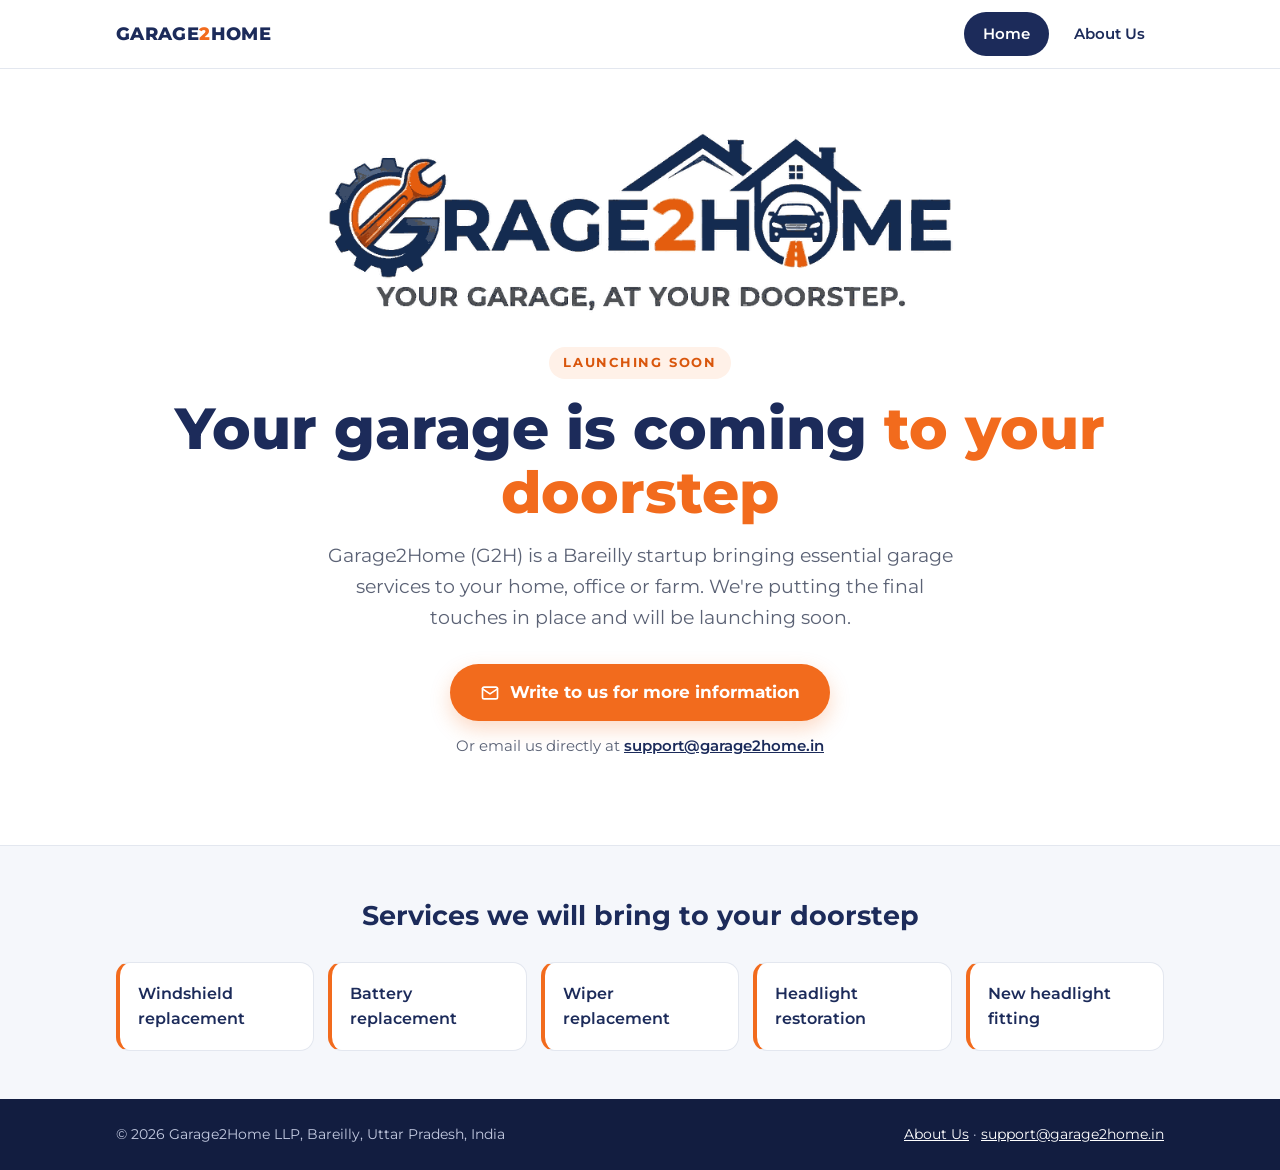
<file: index.html>
<!doctype html>
<html lang="en-IN">
<head>
  <meta charset="utf-8">
  <meta name="viewport" content="width=device-width, initial-scale=1">
  <title>Garage2Home (G2H) | Doorstep Garage Services in Bareilly – Launching Soon</title>
  <meta name="description" content="Garage2Home (G2H) brings the garage to your doorstep. Windshield, battery and wiper replacement and headlight restoration at your home, office or farm. Launching soon in Bareilly.">
  <link rel="canonical" href="https://garage2home.in/">
  <meta name="robots" content="index, follow, max-image-preview:large, max-snippet:-1">
  <meta name="theme-color" content="#1c2b5a">

  <meta property="og:type" content="website">
  <meta property="og:site_name" content="Garage2Home">
  <meta property="og:locale" content="en_IN">
  <meta property="og:title" content="Garage2Home – Your Garage, At Your Doorstep">
  <meta property="og:description" content="Doorstep garage services for vehicle owners. Launching soon in Bareilly.">
  <meta property="og:url" content="https://garage2home.in/">
  <meta property="og:image" content="https://garage2home.in/assets/logo.png">
  <meta property="og:image:width" content="800">
  <meta property="og:image:height" content="242">
  <meta property="og:image:alt" content="Garage2Home logo – Your garage, at your doorstep">
  <meta name="twitter:card" content="summary_large_image">
  <meta name="twitter:title" content="Garage2Home – Your Garage, At Your Doorstep">
  <meta name="twitter:description" content="Doorstep garage services for vehicle owners. Launching soon in Bareilly.">
  <meta name="twitter:image" content="https://garage2home.in/assets/logo.png">

  <link rel="icon" href="/favicon.ico" sizes="any">
  <link rel="icon" type="image/png" sizes="192x192" href="/assets/icon-192.png">
  <link rel="apple-touch-icon" href="/assets/apple-touch-icon.png">
  <link rel="manifest" href="/site.webmanifest">

  <link rel="preconnect" href="https://fonts.googleapis.com">
  <link rel="preconnect" href="https://fonts.gstatic.com" crossorigin>
  <link href="https://fonts.googleapis.com/css2?family=Montserrat:wght@400;600;700;800&display=swap" rel="stylesheet">
  <link rel="stylesheet" href="/assets/styles.css">

  <script type="application/ld+json">
  {
    "@context": "https://schema.org",
    "@graph": [
      {
        "@type": "Organization",
        "@id": "https://garage2home.in/#organization",
        "name": "Garage2Home",
        "alternateName": ["G2H", "Garage2Home LLP", "Garage 2 Home"],
        "url": "https://garage2home.in/",
        "logo": "https://garage2home.in/assets/logo.png",
        "slogan": "Your garage, at your doorstep.",
        "email": "support@garage2home.in",
        "contactPoint": {
          "@type": "ContactPoint",
          "contactType": "customer support",
          "email": "support@garage2home.in",
          "areaServed": "IN",
          "availableLanguage": ["English", "Hindi"]
        }
      },
      {
        "@type": "AutoRepair",
        "@id": "https://garage2home.in/#business",
        "name": "Garage2Home",
        "description": "Mobile doorstep garage services: windshield, battery and wiper replacement, headlight restoration and new headlight fitting at the customer's home, workplace or farm.",
        "url": "https://garage2home.in/",
        "image": "https://garage2home.in/assets/logo.png",
        "email": "support@garage2home.in",
        "parentOrganization": { "@id": "https://garage2home.in/#organization" },
        "address": {
          "@type": "PostalAddress",
          "addressLocality": "Bareilly",
          "addressRegion": "Uttar Pradesh",
          "addressCountry": "IN"
        },
        "areaServed": { "@type": "City", "name": "Bareilly" },
        "hasOfferCatalog": {
          "@type": "OfferCatalog",
          "name": "Doorstep garage services",
          "itemListElement": [
            { "@type": "Offer", "itemOffered": { "@type": "Service", "name": "Windshield replacement at home" } },
            { "@type": "Offer", "itemOffered": { "@type": "Service", "name": "Car battery replacement at home" } },
            { "@type": "Offer", "itemOffered": { "@type": "Service", "name": "Wiper blade replacement" } },
            { "@type": "Offer", "itemOffered": { "@type": "Service", "name": "Headlight restoration" } },
            { "@type": "Offer", "itemOffered": { "@type": "Service", "name": "New headlight fitting" } }
          ]
        }
      },
      {
        "@type": "WebSite",
        "@id": "https://garage2home.in/#website",
        "url": "https://garage2home.in/",
        "name": "Garage2Home",
        "inLanguage": "en-IN",
        "publisher": { "@id": "https://garage2home.in/#organization" }
      },
      {
        "@type": "WebPage",
        "@id": "https://garage2home.in/#webpage",
        "url": "https://garage2home.in/",
        "name": "Garage2Home – Doorstep Garage Services, Launching Soon",
        "isPartOf": { "@id": "https://garage2home.in/#website" },
        "about": { "@id": "https://garage2home.in/#organization" },
        "inLanguage": "en-IN"
      }
    ]
  }
  </script>
  <!-- Microsoft Clarity -->
  <script type="text/javascript">
    (function(c,l,a,r,i,t,y){
      c[a]=c[a]||function(){(c[a].q=c[a].q||[]).push(arguments)};
      t=l.createElement(r);t.async=1;t.src="https://www.clarity.ms/tag/"+i;
      y=l.getElementsByTagName(r)[0];y.parentNode.insertBefore(t,y);
    })(window, document, "clarity", "script", "zjoykc5fut");
  </script>
</head>
<body>
  <a class="skip-link" href="#main">Skip to content</a>

  <header class="site-header">
    <div class="header-inner">
      <a class="brand" href="/" aria-label="Garage2Home home">GARAGE<span>2</span>HOME</a>
      <nav aria-label="Main">
        <ul class="tabs">
          <li><a href="/" aria-current="page">Home</a></li>
          <li><a href="/about-us/">About Us</a></li>
        </ul>
      </nav>
    </div>
  </header>

  <main id="main">
    <section class="hero">
      <img class="hero-logo" src="/assets/logo.png" width="800" height="242"
           alt="Garage2Home logo – Your garage, at your doorstep" fetchpriority="high">
      <span class="eyebrow">Launching soon</span>
      <h1>Your garage is coming <span class="accent">to your doorstep</span></h1>
      <p class="lead">Garage2Home (G2H) is a Bareilly startup bringing essential garage services to your home, office or farm. We're putting the final touches in place and will be launching soon.</p>

      <a class="btn" href="mailto:support@garage2home.in?subject=Enquiry%20about%20Garage2Home%20services">
        <svg viewBox="0 0 24 24" fill="none" stroke="currentColor" stroke-width="2" stroke-linecap="round" stroke-linejoin="round" aria-hidden="true"><rect x="3" y="5" width="18" height="14" rx="2"/><path d="m3 7 9 6 9-6"/></svg>
        Write to us for more information
      </a>
      <p class="contact-note">Or email us directly at <a href="mailto:support@garage2home.in">support@garage2home.in</a></p>
    </section>

    <section class="services" aria-labelledby="services-heading">
      <div class="services-inner">
        <h2 id="services-heading">Services we will bring to your doorstep</h2>
        <ul class="service-list">
          <li>Windshield replacement</li>
          <li>Battery replacement</li>
          <li>Wiper replacement</li>
          <li>Headlight restoration</li>
          <li>New headlight fitting</li>
        </ul>
      </div>
    </section>
  </main>

  <footer class="site-footer">
    <div class="footer-inner">
      <span>&copy; <span id="yr">2026</span> Garage2Home LLP, Bareilly, Uttar Pradesh, India</span>
      <span><a href="/about-us/">About Us</a> · <a href="mailto:support@garage2home.in">support@garage2home.in</a></span>
    </div>
  </footer>
  <script>document.getElementById('yr').textContent = new Date().getFullYear();</script>
</body>
</html>
</file>
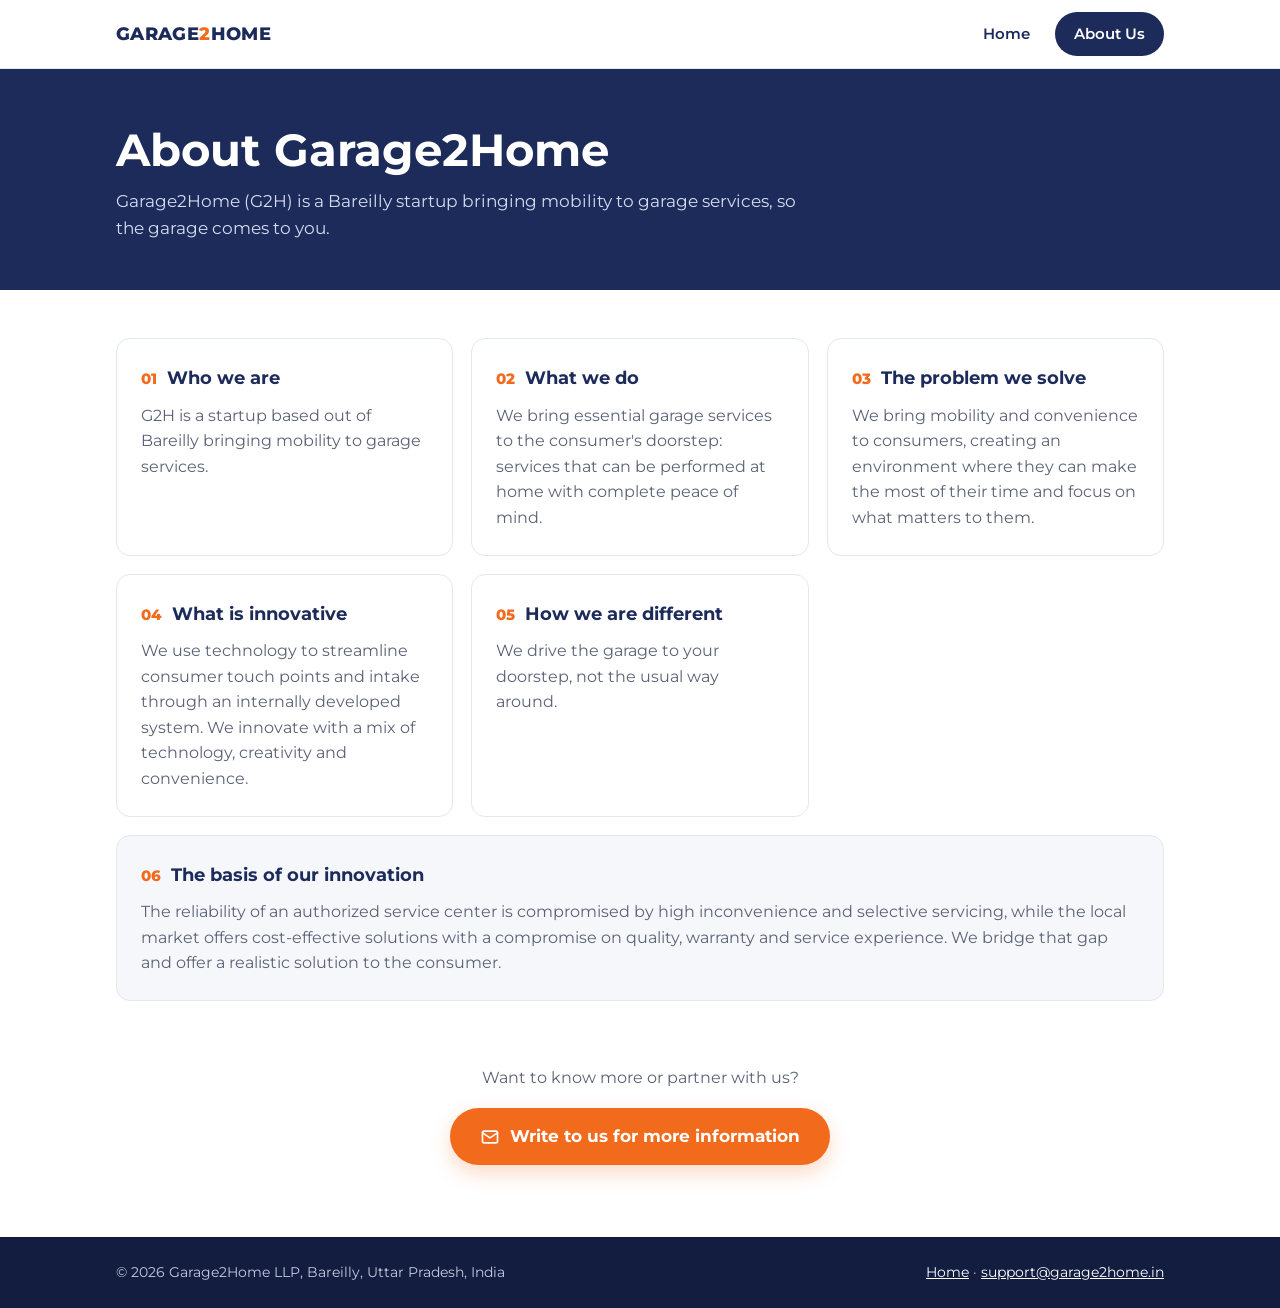
<file: about-us/index.html>
<!doctype html>
<html lang="en-IN">
<head>
  <meta charset="utf-8">
  <meta name="viewport" content="width=device-width, initial-scale=1">
  <title>About Us | Garage2Home (G2H) – Doorstep Garage Services, Bareilly</title>
  <meta name="description" content="Garage2Home (G2H) is a Bareilly startup bringing mobility to garage services. Learn who we are, what we do, the problem we solve and how we bring the garage to your doorstep.">
  <link rel="canonical" href="https://garage2home.in/about-us/">
  <meta name="robots" content="index, follow, max-image-preview:large, max-snippet:-1">
  <meta name="theme-color" content="#1c2b5a">

  <meta property="og:type" content="website">
  <meta property="og:site_name" content="Garage2Home">
  <meta property="og:locale" content="en_IN">
  <meta property="og:title" content="About Garage2Home – Bringing Mobility to Garage Services">
  <meta property="og:description" content="A Bareilly startup bringing essential garage services to your doorstep.">
  <meta property="og:url" content="https://garage2home.in/about-us/">
  <meta property="og:image" content="https://garage2home.in/assets/logo.png">
  <meta property="og:image:width" content="800">
  <meta property="og:image:height" content="242">
  <meta property="og:image:alt" content="Garage2Home logo – Your garage, at your doorstep">
  <meta name="twitter:card" content="summary_large_image">
  <meta name="twitter:title" content="About Garage2Home – Bringing Mobility to Garage Services">
  <meta name="twitter:description" content="A Bareilly startup bringing essential garage services to your doorstep.">
  <meta name="twitter:image" content="https://garage2home.in/assets/logo.png">

  <link rel="icon" href="/favicon.ico" sizes="any">
  <link rel="icon" type="image/png" sizes="192x192" href="/assets/icon-192.png">
  <link rel="apple-touch-icon" href="/assets/apple-touch-icon.png">
  <link rel="manifest" href="/site.webmanifest">

  <link rel="preconnect" href="https://fonts.googleapis.com">
  <link rel="preconnect" href="https://fonts.gstatic.com" crossorigin>
  <link href="https://fonts.googleapis.com/css2?family=Montserrat:wght@400;600;700;800&display=swap" rel="stylesheet">
  <link rel="stylesheet" href="/assets/styles.css">

  <script type="application/ld+json">
  {
    "@context": "https://schema.org",
    "@graph": [
      {
        "@type": "AboutPage",
        "@id": "https://garage2home.in/about-us/#webpage",
        "url": "https://garage2home.in/about-us/",
        "name": "About Garage2Home (G2H)",
        "inLanguage": "en-IN",
        "isPartOf": { "@id": "https://garage2home.in/#website" },
        "about": { "@id": "https://garage2home.in/#organization" },
        "breadcrumb": { "@id": "https://garage2home.in/about-us/#breadcrumb" }
      },
      {
        "@type": "BreadcrumbList",
        "@id": "https://garage2home.in/about-us/#breadcrumb",
        "itemListElement": [
          { "@type": "ListItem", "position": 1, "name": "Home", "item": "https://garage2home.in/" },
          { "@type": "ListItem", "position": 2, "name": "About Us", "item": "https://garage2home.in/about-us/" }
        ]
      },
      {
        "@type": "Organization",
        "@id": "https://garage2home.in/#organization",
        "name": "Garage2Home",
        "alternateName": ["G2H", "Garage2Home LLP", "Garage 2 Home"],
        "url": "https://garage2home.in/",
        "logo": "https://garage2home.in/assets/logo.png",
        "slogan": "Your garage, at your doorstep.",
        "email": "support@garage2home.in",
        "foundingLocation": { "@type": "Place", "name": "Bareilly, Uttar Pradesh, India" }
      },
      {
        "@type": "FAQPage",
        "@id": "https://garage2home.in/about-us/#faq",
        "mainEntity": [
          {
            "@type": "Question",
            "name": "Who is Garage2Home (G2H)?",
            "acceptedAnswer": { "@type": "Answer", "text": "G2H is a startup based out of Bareilly bringing mobility to garage services." }
          },
          {
            "@type": "Question",
            "name": "What does Garage2Home do?",
            "acceptedAnswer": { "@type": "Answer", "text": "We bring essential garage services to the consumer's doorstep: services that can be performed at home with complete peace of mind." }
          },
          {
            "@type": "Question",
            "name": "What problem does Garage2Home solve?",
            "acceptedAnswer": { "@type": "Answer", "text": "We bring mobility and convenience to consumers, creating an environment where they can make the most of their time and focus on what matters to them." }
          },
          {
            "@type": "Question",
            "name": "What is innovative about Garage2Home?",
            "acceptedAnswer": { "@type": "Answer", "text": "We use technology to streamline consumer touch points and intake through an internally developed system. We innovate with a mix of technology, creativity and convenience." }
          },
          {
            "@type": "Question",
            "name": "How is Garage2Home different from a regular garage?",
            "acceptedAnswer": { "@type": "Answer", "text": "We drive the garage to your doorstep, not the usual way around." }
          },
          {
            "@type": "Question",
            "name": "What is the basis of Garage2Home's innovation?",
            "acceptedAnswer": { "@type": "Answer", "text": "The reliability of an authorized service center is compromised by high inconvenience and selective servicing, while the local market offers cost-effective solutions with a compromise on quality, warranty and service experience. Garage2Home bridges that gap and offers a realistic solution to the consumer." }
          }
        ]
      }
    ]
  }
  </script>
  <!-- Microsoft Clarity -->
  <script type="text/javascript">
    (function(c,l,a,r,i,t,y){
      c[a]=c[a]||function(){(c[a].q=c[a].q||[]).push(arguments)};
      t=l.createElement(r);t.async=1;t.src="https://www.clarity.ms/tag/"+i;
      y=l.getElementsByTagName(r)[0];y.parentNode.insertBefore(t,y);
    })(window, document, "clarity", "script", "zjoykc5fut");
  </script>
</head>
<body>
  <a class="skip-link" href="#main">Skip to content</a>

  <header class="site-header">
    <div class="header-inner">
      <a class="brand" href="/" aria-label="Garage2Home home">GARAGE<span>2</span>HOME</a>
      <nav aria-label="Main">
        <ul class="tabs">
          <li><a href="/">Home</a></li>
          <li><a href="/about-us/" aria-current="page">About Us</a></li>
        </ul>
      </nav>
    </div>
  </header>

  <main id="main">
    <div class="page-head">
      <div class="page-head-inner">
        <h1>About Garage2Home</h1>
        <p>Garage2Home (G2H) is a Bareilly startup bringing mobility to garage services, so the garage comes to you.</p>
      </div>
    </div>

    <div class="about">
      <section aria-labelledby="who">
        <h2 id="who"><span class="num">01</span> Who we are</h2>
        <p>G2H is a startup based out of Bareilly bringing mobility to garage services.</p>
      </section>

      <section aria-labelledby="what">
        <h2 id="what"><span class="num">02</span> What we do</h2>
        <p>We bring essential garage services to the consumer's doorstep: services that can be performed at home with complete peace of mind.</p>
      </section>

      <section aria-labelledby="problem">
        <h2 id="problem"><span class="num">03</span> The problem we solve</h2>
        <p>We bring mobility and convenience to consumers, creating an environment where they can make the most of their time and focus on what matters to them.</p>
      </section>

      <section aria-labelledby="innovative">
        <h2 id="innovative"><span class="num">04</span> What is innovative</h2>
        <p>We use technology to streamline consumer touch points and intake through an internally developed system. We innovate with a mix of technology, creativity and convenience.</p>
      </section>

      <section aria-labelledby="different">
        <h2 id="different"><span class="num">05</span> How we are different</h2>
        <p>We drive the garage to your doorstep, not the usual way around.</p>
      </section>

      <section class="wide" aria-labelledby="basis">
        <h2 id="basis"><span class="num">06</span> The basis of our innovation</h2>
        <p>The reliability of an authorized service center is compromised by high inconvenience and selective servicing, while the local market offers cost-effective solutions with a compromise on quality, warranty and service experience. We bridge that gap and offer a realistic solution to the consumer.</p>
      </section>
    </div>

    <div class="cta-band">
      <p>Want to know more or partner with us?</p>
      <a class="btn" href="mailto:support@garage2home.in?subject=Enquiry%20about%20Garage2Home%20services">
        <svg viewBox="0 0 24 24" fill="none" stroke="currentColor" stroke-width="2" stroke-linecap="round" stroke-linejoin="round" aria-hidden="true"><rect x="3" y="5" width="18" height="14" rx="2"/><path d="m3 7 9 6 9-6"/></svg>
        Write to us for more information
      </a>
    </div>
  </main>

  <footer class="site-footer">
    <div class="footer-inner">
      <span>&copy; <span id="yr">2026</span> Garage2Home LLP, Bareilly, Uttar Pradesh, India</span>
      <span><a href="/">Home</a> · <a href="mailto:support@garage2home.in">support@garage2home.in</a></span>
    </div>
  </footer>
  <script>document.getElementById('yr').textContent = new Date().getFullYear();</script>
</body>
</html>
</file>
<file: assets/styles.css>
:root {
  --navy: #1c2b5a;
  --navy-deep: #121d40;
  --orange: #f26b1d;
  --orange-dark: #d9560c;
  --ink: #1f2430;
  --muted: #5b6275;
  --bg: #ffffff;
  --bg-soft: #f5f7fb;
  --line: #e3e7ef;
  --radius: 14px;
  --maxw: 1080px;
}

* { box-sizing: border-box; }
html { -webkit-text-size-adjust: 100%; }
body {
  margin: 0;
  font-family: "Montserrat", system-ui, -apple-system, "Segoe UI", Roboto, sans-serif;
  color: var(--ink);
  background: var(--bg);
  line-height: 1.6;
  display: flex;
  flex-direction: column;
  min-height: 100vh;
}
img { max-width: 100%; height: auto; display: block; }
a { color: var(--navy); }

.skip-link {
  position: absolute; left: -9999px; top: 0;
  background: var(--navy); color: #fff; padding: 8px 14px; z-index: 10;
}
.skip-link:focus { left: 16px; top: 16px; }

/* Header + tabs */
.site-header {
  border-bottom: 1px solid var(--line);
  background: #fff;
  position: sticky; top: 0; z-index: 5;
}
.header-inner {
  max-width: var(--maxw); margin: 0 auto;
  padding: 12px 16px;
  display: flex; align-items: center; justify-content: space-between; gap: 16px;
}
.brand {
  font-weight: 800; font-size: 1.15rem; letter-spacing: .02em;
  color: var(--navy); text-decoration: none; white-space: nowrap;
}
.brand span { color: var(--orange); }
.tabs { display: flex; gap: 6px; list-style: none; margin: 0; padding: 0; }
.tabs a {
  display: block; padding: 9px 18px; border-radius: 999px;
  text-decoration: none; font-weight: 600; font-size: .95rem;
  color: var(--navy); border: 1px solid transparent;
}
.tabs a:hover { background: var(--bg-soft); }
.tabs a[aria-current="page"] {
  background: var(--navy); color: #fff;
}

main { flex: 1; }

/* Home */
.hero {
  max-width: var(--maxw); margin: 0 auto;
  padding: 56px 16px 72px;
  text-align: center;
}
.hero-logo {
  width: min(640px, 100%);
  margin: 0 auto 28px;
}
.eyebrow {
  display: inline-block;
  background: #fff1e8; color: var(--orange-dark);
  font-weight: 700; font-size: .8rem; letter-spacing: .14em; text-transform: uppercase;
  padding: 6px 14px; border-radius: 999px; margin-bottom: 18px;
}
.hero h1 {
  font-size: clamp(2.2rem, 6vw, 3.6rem);
  line-height: 1.1; margin: 0 0 16px;
  color: var(--navy); font-weight: 800;
}
.hero h1 .accent { color: var(--orange); }
.hero .lead {
  font-size: clamp(1rem, 2.4vw, 1.2rem);
  color: var(--muted);
  max-width: 640px; margin: 0 auto 32px;
}
.btn {
  display: inline-flex; align-items: center; gap: 10px;
  background: var(--orange); color: #fff;
  font-weight: 700; font-size: 1.05rem;
  padding: 15px 30px; border-radius: 999px;
  text-decoration: none;
  box-shadow: 0 8px 20px rgba(242, 107, 29, .25);
  transition: background .15s, transform .15s;
}
.btn:hover { background: var(--orange-dark); transform: translateY(-1px); }
.btn:focus-visible { outline: 3px solid var(--navy); outline-offset: 3px; }
.btn svg { width: 20px; height: 20px; }
.contact-note { margin-top: 14px; font-size: .92rem; color: var(--muted); }
.contact-note a { font-weight: 600; }

.services {
  background: var(--bg-soft);
  border-top: 1px solid var(--line);
}
.services-inner {
  max-width: var(--maxw); margin: 0 auto; padding: 48px 16px;
}
.services h2 {
  text-align: center; color: var(--navy); margin: 0 0 24px;
  font-size: clamp(1.3rem, 3vw, 1.7rem);
}
.service-list {
  list-style: none; margin: 0; padding: 0;
  display: grid; gap: 14px;
  grid-template-columns: repeat(auto-fit, minmax(190px, 1fr));
}
.service-list li {
  background: #fff; border: 1px solid var(--line); border-radius: var(--radius);
  padding: 18px; font-weight: 600; color: var(--navy);
  border-left: 4px solid var(--orange);
}

/* About */
.page-head {
  background: var(--navy); color: #fff;
}
.page-head-inner {
  max-width: var(--maxw); margin: 0 auto; padding: 56px 16px 48px;
}
.page-head h1 { margin: 0 0 10px; font-size: clamp(2rem, 5vw, 2.8rem); line-height: 1.15; }
.page-head p { margin: 0; color: #d6dcf0; max-width: 680px; font-size: 1.08rem; }

.about {
  max-width: var(--maxw); margin: 0 auto; padding: 48px 16px 64px;
  display: grid; gap: 18px;
  grid-template-columns: repeat(auto-fit, minmax(300px, 1fr));
}
.about section {
  background: #fff; border: 1px solid var(--line); border-radius: var(--radius);
  padding: 24px;
}
.about h2 {
  margin: 0 0 10px; font-size: 1.15rem; color: var(--navy);
  display: flex; align-items: baseline; gap: 10px;
}
.about h2 .num {
  color: var(--orange); font-size: .95rem; font-weight: 800;
}
.about p { margin: 0; color: var(--muted); }
.about .wide { grid-column: 1 / -1; background: var(--bg-soft); }

.cta-band {
  text-align: center; padding: 0 16px 72px;
}
.cta-band p { color: var(--muted); margin: 0 0 18px; }

/* Footer */
.site-footer {
  background: var(--navy-deep); color: #c3cae0; font-size: .9rem;
}
.footer-inner {
  max-width: var(--maxw); margin: 0 auto; padding: 24px 16px;
  display: flex; flex-wrap: wrap; gap: 8px 24px; justify-content: space-between;
}
.site-footer a { color: #fff; }

@media (max-width: 480px) {
  .brand { font-size: 1rem; }
  .tabs a { padding: 8px 12px; font-size: .88rem; }
  .btn { width: 100%; justify-content: center; }
}
</file>
